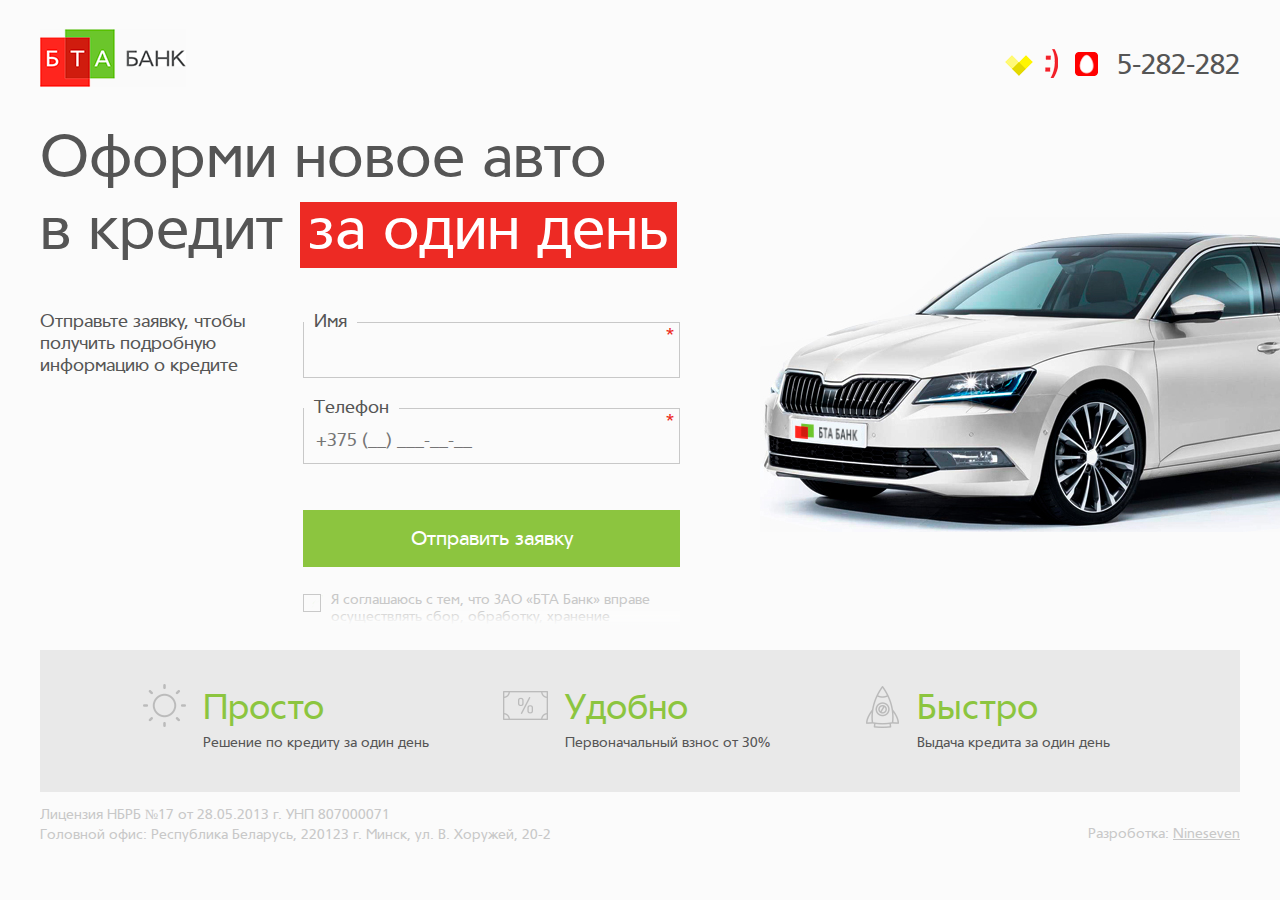
<file: index.html>
<!doctype html>
<html class="no-js" lang="">
    <head>
        <meta charset="utf-8">
        <meta http-equiv="x-ua-compatible" content="ie=edge">
        <title></title>
        <meta name="description" content="">
        <meta name="viewport" content="width=device-width, initial-scale=1">

        <link rel="icon" type="image/ico" href="favicon.ico" />

        <link rel="stylesheet" href="css/normalize.css">
        <link rel="stylesheet" href="fonts/stylesheet.css">
        <link rel="stylesheet" href="css/main.css">
        <script src="js/vendor/modernizr-2.8.3.min.js"></script>
    </head>
    <body>
        <!--[if lt IE 8]>
            <p class="browserupgrade">You are using an <strong>outdated</strong> browser. Please <a href="http://browsehappy.com/">upgrade your browser</a> to improve your experience.</p>
        <![endif]-->

        <div class="layout">
            <div class="wrap">
                <div class="head">
                    <div class="head__logo"><img src="img/logo.png" alt=""></div>
                    <div class="head__phone"><img src="img/phone-operator.png" alt=""> 5-282-282</div>
                </div>
                <div class="inner">
                    <h1>Оформи новое авто 
                    в&nbsp;кредит <span>за один день</span></h1>
                    <div class="form">
                        <div class="inner-img"><img src="img/auto.jpg" alt=""></div>
                        <div class="form__txt">
                            Отправьте заявку, чтобы получить подробную информацию о кредите
                        </div>
                        <div class="form__row">
                            <form action="">
                                <div class="form__input">
                                    <div class="form__header">Имя</div>
                                    <input type="text">
                                    <div class="form__star">*</div>
                                </div>
                                <div class="form__input">
                                    <div class="form__header">Телефон</div>
                                    <input type="text" placeholder="+375 (33) 333-33-33" class="phone-input">
                                    <div class="form__star">*</div>
                                </div>
                                <input type="submit" class="form__btn" value="Отправить заявку">
                                <div class="form__check">
                                    <input type="checkbox" id="form__check">
                                    <label for="form__check"></label>
                                    <span>Я соглашаюсь с тем, что ЗАО «БТА Банк» вправе осуществлять сбор, обработку, хранение персональных данных, а также пользование ими (в том числе с привлечением программно-технических комплексов третьих лиц при условии заключения с ними договоров о неразглашении конфиденциальной информации).</span>
                                </div>
                            </form>
                        </div>
                    </div>
                    
                </div>

                <div class="advantages">
                    <div class="advantages__item">
                        <div class="advantages__img"><img src="img/ico-1.png" alt=""></div>
                        <div class="advantages__txt">
                            <span>Просто</span>
                            Решение по кредиту за&nbsp;один день
                        </div>
                    </div>
                    <div class="advantages__item">
                        <div class="advantages__img"><img src="img/ico-2.png" alt=""></div>
                        <div class="advantages__txt">
                            <span>Удобно</span>
                            Первоначальный взнос от 30%
                        </div>
                    </div>
                    <div class="advantages__item">
                        <div class="advantages__img"><img src="img/ico-3.png" alt=""></div>
                        <div class="advantages__txt">
                            <span>Быстро</span>
                            Выдача кредита за&nbsp;один день
                        </div>
                    </div>
                </div>

                <div class="footer">
                    <div class="copyright">Лицензия НБРБ №17 от 28.05.2013 г. УНП 807000071 <br>
                    Головной офис: Республика Беларусь, 220123 г. Минск, ул. В. Хоружей, 20-2</div>
                    <div class="dev">Разроботка: <a href="http://nineseven.by/" target="_blank">Nineseven</a></div>
                </div>
            </div>
        </div>

        <script src="https://ajax.googleapis.com/ajax/libs/jquery/1.11.3/jquery.min.js"></script>
        <script>window.jQuery || document.write('<script src="js/vendor/jquery-1.11.3.min.js"><\/script>')</script>
        <script src="js/vendor/jquery.mask.js"></script>
        <script src="js/plugins.js"></script>
        <script src="js/main.js"></script>

    </body>
</html>
</file>
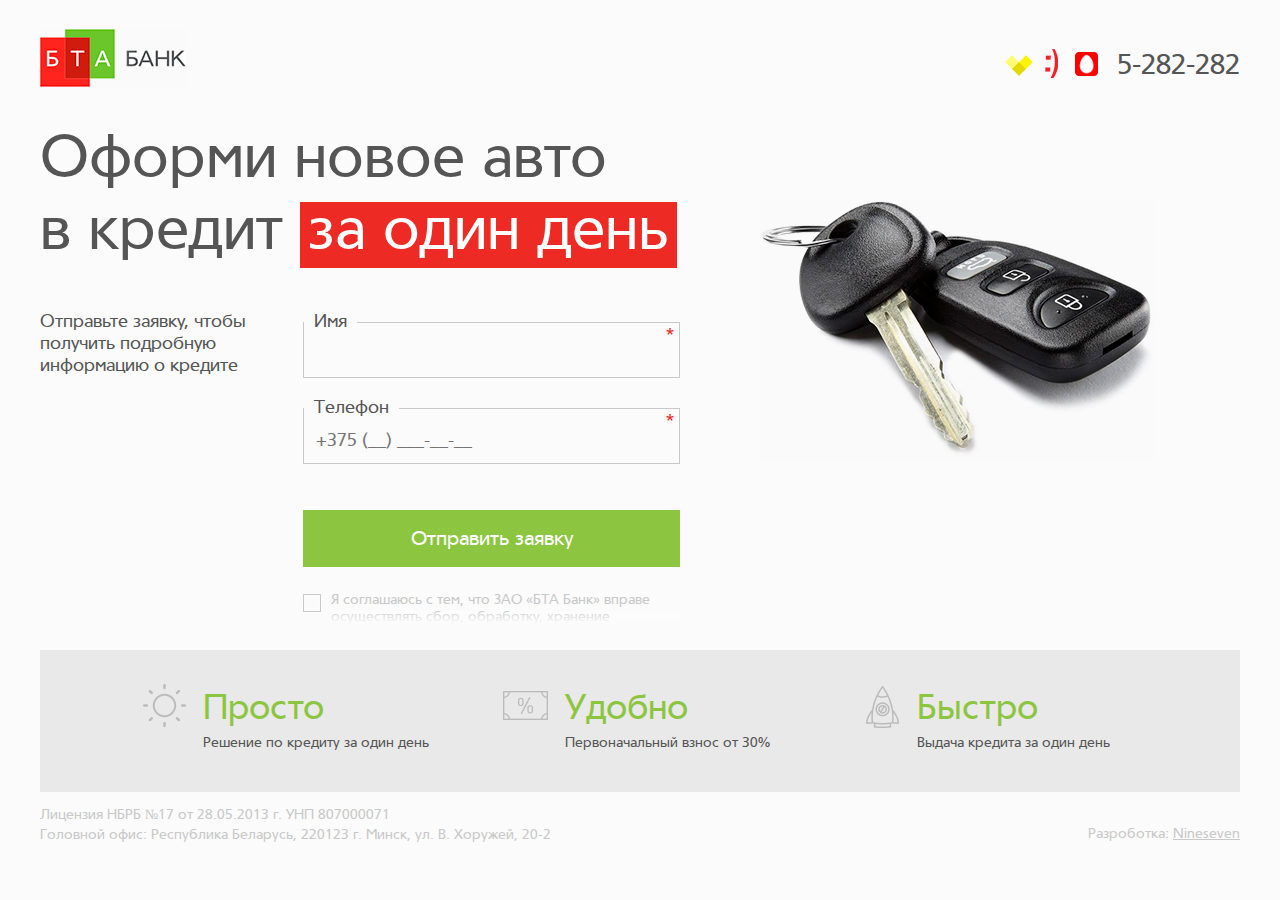
<file: index2.html>
<!doctype html>
<html class="no-js" lang="">
    <head>
        <meta charset="utf-8">
        <meta http-equiv="x-ua-compatible" content="ie=edge">
        <title></title>
        <meta name="description" content="">
        <meta name="viewport" content="width=device-width, initial-scale=1">

        <link rel="icon" type="image/ico" href="favicon.ico" />

        <link rel="stylesheet" href="css/normalize.css">
        <link rel="stylesheet" href="fonts/stylesheet.css">
        <link rel="stylesheet" href="css/main.css">
        <script src="js/vendor/modernizr-2.8.3.min.js"></script>
    </head>
    <body>
        <!--[if lt IE 8]>
            <p class="browserupgrade">You are using an <strong>outdated</strong> browser. Please <a href="http://browsehappy.com/">upgrade your browser</a> to improve your experience.</p>
        <![endif]-->

        <div class="layout">
            <div class="wrap">
                <div class="head">
                    <div class="head__logo"><img src="img/logo.png" alt=""></div>
                    <div class="head__phone"><img src="img/phone-operator.png" alt=""> 5-282-282</div>
                </div>
                <div class="inner">
                    <h1>Оформи новое авто 
                    в&nbsp;кредит <span>за один день</span></h1>
                    <div class="form">
                        <div class="inner-img inner-img-key"><img src="img/key.jpg" alt=""></div>
                        <div class="form__txt">
                            Отправьте заявку, чтобы получить подробную информацию о кредите
                        </div>
                        <div class="form__row">
                            <form action="">
                                <div class="form__input">
                                    <div class="form__header">Имя</div>
                                    <input type="text">
                                    <div class="form__star">*</div>
                                </div>
                                <div class="form__input">
                                    <div class="form__header">Телефон</div>
                                    <input type="text" placeholder="+375 (33) 333-33-33" class="phone-input">
                                    <div class="form__star">*</div>
                                </div>
                                <input type="submit" class="form__btn" value="Отправить заявку">
                                <div class="form__check">
                                    <input type="checkbox" id="form__check">
                                    <label for="form__check"></label>
                                    <span>Я соглашаюсь с тем, что ЗАО «БТА Банк» вправе осуществлять сбор, обработку, хранение персональных данных, а также пользование ими (в том числе с привлечением программно-технических комплексов третьих лиц при условии заключения с ними договоров о неразглашении конфиденциальной информации).</span>
                                </div>
                            </form>
                        </div>
                    </div>
                    
                </div>

                <div class="advantages">
                    <div class="advantages__item">
                        <div class="advantages__img"><img src="img/ico-1.png" alt=""></div>
                        <div class="advantages__txt">
                            <span>Просто</span>
                            Решение по кредиту за&nbsp;один день
                        </div>
                    </div>
                    <div class="advantages__item">
                        <div class="advantages__img"><img src="img/ico-2.png" alt=""></div>
                        <div class="advantages__txt">
                            <span>Удобно</span>
                            Первоначальный взнос от 30%
                        </div>
                    </div>
                    <div class="advantages__item">
                        <div class="advantages__img"><img src="img/ico-3.png" alt=""></div>
                        <div class="advantages__txt">
                            <span>Быстро</span>
                            Выдача кредита за&nbsp;один день
                        </div>
                    </div>
                </div>

                <div class="footer">
                    <div class="copyright">Лицензия НБРБ №17 от 28.05.2013 г. УНП 807000071 <br>
                    Головной офис: Республика Беларусь, 220123 г. Минск, ул. В. Хоружей, 20-2</div>
                    <div class="dev">Разроботка: <a href="http://nineseven.by/" target="_blank">Nineseven</a></div>
                </div>
            </div>
        </div>

        <script src="https://ajax.googleapis.com/ajax/libs/jquery/1.11.3/jquery.min.js"></script>
        <script>window.jQuery || document.write('<script src="js/vendor/jquery-1.11.3.min.js"><\/script>')</script>
        <script src="js/vendor/jquery.mask.js"></script>
        <script src="js/plugins.js"></script>
        <script src="js/main.js"></script>

    </body>
</html>
</file>
<file: fonts/stylesheet.css>
/* Generated by Font Squirrel (https://www.fontsquirrel.com) on January 10, 2017 */



@font-face {
    font-family: 'tornadoc';
    src: url('tornadoc-webfont.woff2') format('woff2'),
         url('tornadoc-webfont.woff') format('woff');
    font-weight: normal;
    font-style: normal;

}
</file>
<file: css/main.css>
/*! HTML5 Boilerplate v5.2.0 | MIT License | https://html5boilerplate.com/ */

/*
 * What follows is the result of much research on cross-browser styling.
 * Credit left inline and big thanks to Nicolas Gallagher, Jonathan Neal,
 * Kroc Camen, and the H5BP dev community and team.
 */

/* ==========================================================================
   Base styles: opinionated defaults
   ========================================================================== */

html {
    color: #222;
    font-size: 1em;
    line-height: 1.4;
}

/*
 * Remove text-shadow in selection highlight:
 * https://twitter.com/miketaylr/status/12228805301
 *
 * These selection rule sets have to be separate.
 * Customize the background color to match your design.
 */

::-moz-selection {
    background: #b3d4fc;
    text-shadow: none;
}

::selection {
    background: #b3d4fc;
    text-shadow: none;
}

/*
 * A better looking default horizontal rule
 */

hr {
    display: block;
    height: 1px;
    border: 0;
    border-top: 1px solid #ccc;
    margin: 1em 0;
    padding: 0;
}

/*
 * Remove the gap between audio, canvas, iframes,
 * images, videos and the bottom of their containers:
 * https://github.com/h5bp/html5-boilerplate/issues/440
 */

audio,
canvas,
iframe,
img,
svg,
video {
    vertical-align: middle;
}

/*
 * Remove default fieldset styles.
 */

fieldset {
    border: 0;
    margin: 0;
    padding: 0;
}

/*
 * Allow only vertical resizing of textareas.
 */

textarea {
    resize: vertical;
}

/* ==========================================================================
   Browser Upgrade Prompt
   ========================================================================== */

.browserupgrade {
    margin: 0.2em 0;
    background: #ccc;
    color: #000;
    padding: 0.2em 0;
}

/* ==========================================================================
   Author's custom styles
   ========================================================================== */
body {font-family: 'tornadoc'; font-size: 14px; padding: 0; background: #fbfbfb; color: #555;}
.layout {overflow: hidden;}
.wrap {max-width: 1200px; padding: 0 15px; margin: 0 auto;}

.head {overflow: hidden;padding: 0 0 35px;}
.head__logo {float: left; padding: 29px 0 0;}
.head__phone {float: right;padding: 46px 0 0;color: #555;font-size: 28px;}
.head__phone img {vertical-align: top;margin: 0 11px 0 0;position: relative;top: 3px;}
.inner {max-width: 640px; position: relative; padding: 0 0 25px;}
.inner h1 {font-size: 60px;color: #555;line-height: 72px;margin: 0 0 42px;font-weight: normal;}
.inner h1 span {display: inline-block;background: #ed2a24;padding: 0 8px 10px;color: #fff;line-height: 56px;}
.inner-img {position: absolute; left: 720px; top: 95px;}
.inner-img-key {top: 77px;}

.form {overflow: hidden;}
.form__txt {float: left; width: 215px; font-size: 18px; line-height: 22px; color: #555;}
.form__row {float: right; width: 377px; padding: 12px 0 0;}
.form__input {border: 1px solid #c8c8c8;position: relative;padding: 15px 0 7px 10px;margin: 0 0 30px;}
.form__header {position: absolute;top: -14px;left: 0;background: #fbfbfb;padding: 0 10px;font-size: 18px;}
.form__input input {border: 0;outline: none;background: none;width: 100%;font-family: 'tornadoc';font-size: 18px;height: 30px;}
.form__star {position: absolute; top: 0; right: 4px; color: #ed2a24; font-size: 18px;}
.form__btn {font-family: 'tornadoc';font-size: 20px;border: 0;background: #8cc53f;text-align: center;width: 100%;height: 57px;line-height: 55px;margin: 16px 0 24px;outline: none;color: #fff;}
.form__check {color: #c8c8c8; font-size: 14px; position: relative; padding: 0 0 0 28px;}
.form__check input[type='checkbox'] {position: absolute; left: -10000px;}
.form__check input[type='checkbox'] + label {font-weight: normal; cursor: pointer; margin: 0; padding: 0;}
.form__check input[type='checkbox'] + label:before {position: absolute;left: 0;top: 3px;content: ' ';width: 20px;height: 20px;background: url(../img/checkbox.png) 0 0 no-repeat;}
.form__check input[type='checkbox']:checked + label:before {background-position: 0 100%;}
.form__check span {height: 34px; line-height: 17px; position: relative; overflow: hidden; display: block; cursor: pointer;
    -webkit-transition: all 0.2s ease;
    -o-transition: all 0.2s ease;
    transition: all 0.2s ease;}
.form__check span.active {height: auto;}
.form__check span:before {content: ' '; position: absolute; bottom: 0; left: 0; right: 0; height: 17px; background: url(../img/shadow.png) 0 0 repeat-x;}
.form__check span.active:before {display: none;}

.advantages {background: #e9e9e9;text-align: center;padding: 34px 0px 38px 84px;margin: 0 0 13px;}
.advantages__item {display: inline-block; vertical-align: top; font-size: 14px; width: 32%; text-align: left;}
.advantages__img {float: left; height: 70px; padding: 0 17px 0 0;}
.advantages__item span {display: block;color: #8cc53f;font-size: 35px;margin: 0 0 0px;}
.advantages__txt {display: inline-block;}

.footer {padding: 0 0 13px; color: #c8c8c8; overflow: hidden;}
.dev {float: right;padding-top: 19px;}
.dev a {text-decoration: underline; color: #c8c8c8;}
.dev a:hover {text-decoration: none;}
.copyright {float: left;}

@media (max-width: 992px) {

    .wrap {width: 736px;}
    .inner {max-width: 1000px;}
    .advantages {padding-left: 10px;}
    .advantages__txt {max-width: 152px;}
    .inner h1 {font-size: 42px; max-width: 450px; display: block;}
    .inner-img {left: 472px; top: -47px;}
    .inner-img img {height: 244px;}
    .form__row {float: none; margin: 0 0 0 290px; width: auto;}
    .inner {padding-bottom: 46px;}
    .inner-img-key {top: 5px;}
    .inner-img-key img {height: 195px;}

}

@media (max-width: 767px) {

    .wrap {width: auto;}
    .form__txt {float: none; width: 252px; font-size: 14px; line-height: 16px; padding-bottom: 20px;}
    .form__row {margin: 0;}
    .advantages__item {display: block; width: auto; overflow: hidden; padding: 0 0 20px;}
    .advantages__txt {max-width: 500px;}
    .advantages {padding: 27px 20px 10px 25px;}
    .advantages__img {width: 76px; padding-right: 0; padding-top: 8px;}
    .copyright {float: none;}
    .dev {float: none; padding-top: 7px;}
    .inner-img {position: relative; left: auto; top: auto; padding-bottom: 23px;}
    .inner {padding-bottom: 17px;}
    .inner h1 {margin-bottom: 20px; line-height: 31px; font-size: 26px; max-width: 280px;}
    .inner h1 span {line-height: 31px; padding: 0 5px;}
    .head__phone {font-size: 20px;}
    .head__phone img {height: 16px; margin: 0 4px 0 0; top: 5px;}
    .head__logo {padding-top: 11px;}
    .head__logo img {height: 34px;}
    .head__phone {padding-top: 16px;}
    .inner-img img {height: auto; max-width: 100%;}
    .inner-img-key {top: auto; text-align: center;}
    .inner-img-key img {height: auto; max-height: 180px; max-width: 100%;}

}

@media (max-width: 767px) {
    .advantages__txt {max-width: 150px;}

}



/* ==========================================================================
   Helper classes
   ========================================================================== */

/*
 * Hide visually and from screen readers:
 */

.hidden {
    display: none !important;
}

/*
 * Hide only visually, but have it available for screen readers:
 * http://snook.ca/archives/html_and_css/hiding-content-for-accessibility
 */

.visuallyhidden {
    border: 0;
    clip: rect(0 0 0 0);
    height: 1px;
    margin: -1px;
    overflow: hidden;
    padding: 0;
    position: absolute;
    width: 1px;
}

/*
 * Extends the .visuallyhidden class to allow the element
 * to be focusable when navigated to via the keyboard:
 * https://www.drupal.org/node/897638
 */

.visuallyhidden.focusable:active,
.visuallyhidden.focusable:focus {
    clip: auto;
    height: auto;
    margin: 0;
    overflow: visible;
    position: static;
    width: auto;
}

/*
 * Hide visually and from screen readers, but maintain layout
 */

.invisible {
    visibility: hidden;
}

/*
 * Clearfix: contain floats
 *
 * For modern browsers
 * 1. The space content is one way to avoid an Opera bug when the
 *    `contenteditable` attribute is included anywhere else in the document.
 *    Otherwise it causes space to appear at the top and bottom of elements
 *    that receive the `clearfix` class.
 * 2. The use of `table` rather than `block` is only necessary if using
 *    `:before` to contain the top-margins of child elements.
 */

.clearfix:before,
.clearfix:after {
    content: " "; /* 1 */
    display: table; /* 2 */
}

.clearfix:after {
    clear: both;
}

/* ==========================================================================
   EXAMPLE Media Queries for Responsive Design.
   These examples override the primary ('mobile first') styles.
   Modify as content requires.
   ========================================================================== */

@media only screen and (min-width: 35em) {
    /* Style adjustments for viewports that meet the condition */
}

@media print,
       (-webkit-min-device-pixel-ratio: 1.25),
       (min-resolution: 1.25dppx),
       (min-resolution: 120dpi) {
    /* Style adjustments for high resolution devices */
}

/* ==========================================================================
   Print styles.
   Inlined to avoid the additional HTTP request:
   http://www.phpied.com/delay-loading-your-print-css/
   ========================================================================== */

@media print {
    *,
    *:before,
    *:after {
        background: transparent !important;
        color: #000 !important; /* Black prints faster:
                                   http://www.sanbeiji.com/archives/953 */
        box-shadow: none !important;
        text-shadow: none !important;
    }

    a,
    a:visited {
        text-decoration: underline;
    }

    a[href]:after {
        content: " (" attr(href) ")";
    }

    abbr[title]:after {
        content: " (" attr(title) ")";
    }

    /*
     * Don't show links that are fragment identifiers,
     * or use the `javascript:` pseudo protocol
     */

    a[href^="#"]:after,
    a[href^="javascript:"]:after {
        content: "";
    }

    pre,
    blockquote {
        border: 1px solid #999;
        page-break-inside: avoid;
    }

    /*
     * Printing Tables:
     * http://css-discuss.incutio.com/wiki/Printing_Tables
     */

    thead {
        display: table-header-group;
    }

    tr,
    img {
        page-break-inside: avoid;
    }

    img {
        max-width: 100% !important;
    }

    p,
    h2,
    h3 {
        orphans: 3;
        widows: 3;
    }

    h2,
    h3 {
        page-break-after: avoid;
    }
}
</file>
